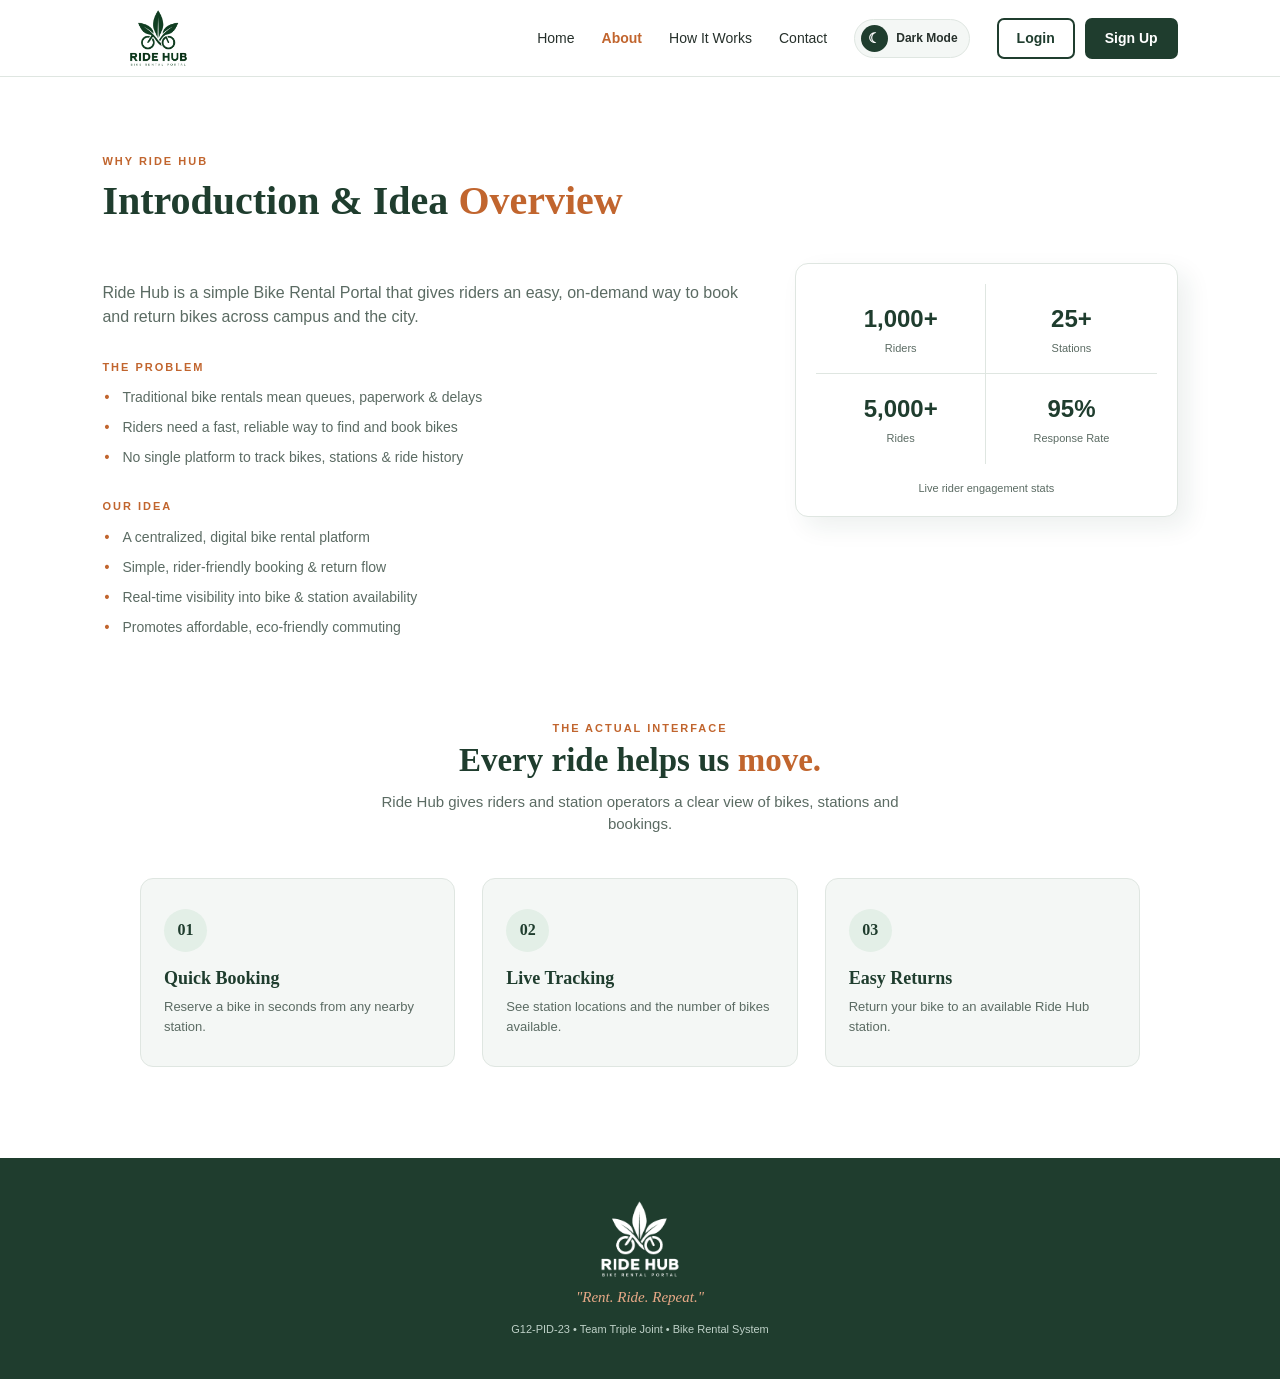
<file: about.html>
<!DOCTYPE html>
<html lang="en">
<head>
<meta charset="utf-8"/>
<meta content="width=device-width, initial-scale=1.0" name="viewport"/>
<title>About — Ride Hub</title>
<link href="style.css" rel="stylesheet"/>
<script>
  // Apply the saved dark theme BEFORE the page paints (avoids a white flash)
  if (localStorage.getItem("rideHubTheme") === "dark") {
    document.documentElement.classList.add("theme-preload-dark");
  }
</script>
</head>
<body>
<header class="site-header">
  <div class="nav-wrap">
    <a class="brand" href="index.html">
      <img alt="Ride Hub" class="brand-logo" src="ride-hub-logo.png"/>
    </a>
    <nav>
      <ul class="nav-links" id="navMenu">
        <li><a href="index.html">Home</a></li>
        <li><a class="active" href="about.html">About</a></li>
        <li><a href="how-it-works.html">How It Works</a></li>
        <li><a href="contact.html">Contact</a></li>
        <li class="theme-item">
          <button aria-label="Switch theme" class="theme-toggle" id="themeToggle" type="button">
            <span class="theme-icon" id="themeIcon">☾</span>
            <span id="themeText">Dark Mode</span>
          </button>
        </li>
        <!-- auth.js fills this with Login/Sign Up or Hi, Name/Logout -->
        <li class="nav-login" id="authArea"></li>
      </ul>
    </nav>
    <button aria-label="Open navigation menu" class="hamburger" id="menuBtn" type="button">
      <span></span><span></span><span></span>
    </button>
  </div>
</header>

<main>
<section class="page-section about-page">
<p class="eyebrow">WHY RIDE HUB</p>
<h1>Introduction &amp; Idea <span class="accent">Overview</span></h1>
<div class="about-layout">
<div>
<p class="section-lead">Ride Hub is a simple Bike Rental Portal that gives riders an easy, on-demand way to book and return bikes across campus and the city.</p>
<div class="info-block">
<p class="eyebrow">THE PROBLEM</p>
<ul class="plain-list">
<li>Traditional bike rentals mean queues, paperwork &amp; delays</li>
<li>Riders need a fast, reliable way to find and book bikes</li>
<li>No single platform to track bikes, stations &amp; ride history</li>
</ul>
</div>
<div class="info-block">
<p class="eyebrow">OUR IDEA</p>
<ul class="plain-list">
<li>A centralized, digital bike rental platform</li>
<li>Simple, rider-friendly booking &amp; return flow</li>
<li>Real-time visibility into bike &amp; station availability</li>
<li>Promotes affordable, eco-friendly commuting</li>
</ul>
</div>
</div>
<div class="about-stats-card">
<div class="mini-stat"><strong>1,000+</strong><span>Riders</span></div>
<div class="mini-stat"><strong>25+</strong><span>Stations</span></div>
<div class="mini-stat"><strong>5,000+</strong><span>Rides</span></div>
<div class="mini-stat"><strong>95%</strong><span>Response Rate</span></div>
<p>Live rider engagement stats</p>
</div>
</div>
<section class="features about-features">
<p class="eyebrow">THE ACTUAL INTERFACE</p>
<h2>Every ride helps us <span class="accent">move.</span></h2>
<p class="section-sub">Ride Hub gives riders and station operators a clear view of bikes, stations and bookings.</p>
<div class="feature-grid">
<div class="feature-card"><div class="feature-icon">01</div><h3>Quick Booking</h3><p>Reserve a bike in seconds from any nearby station.</p></div>
<div class="feature-card"><div class="feature-icon">02</div><h3>Live Tracking</h3><p>See station locations and the number of bikes available.</p></div>
<div class="feature-card"><div class="feature-icon">03</div><h3>Easy Returns</h3><p>Return your bike to an available Ride Hub station.</p></div>
</div>
</section>
</main>

<footer class="site-footer">
  <div class="footer-wrap">
    <img alt="Ride Hub Bike Rental Portal" class="footer-logo" src="ride-hub-logo.png"/>
    <p class="tagline">"Rent. Ride. Repeat."</p>
    <p class="footer-meta">G12-PID-23  •  Team Triple Joint  •  Bike Rental System</p>
  </div>
</footer>

<script src="auth.js"></script>
<script src="script.js"></script>
</body>
</html>
</file>
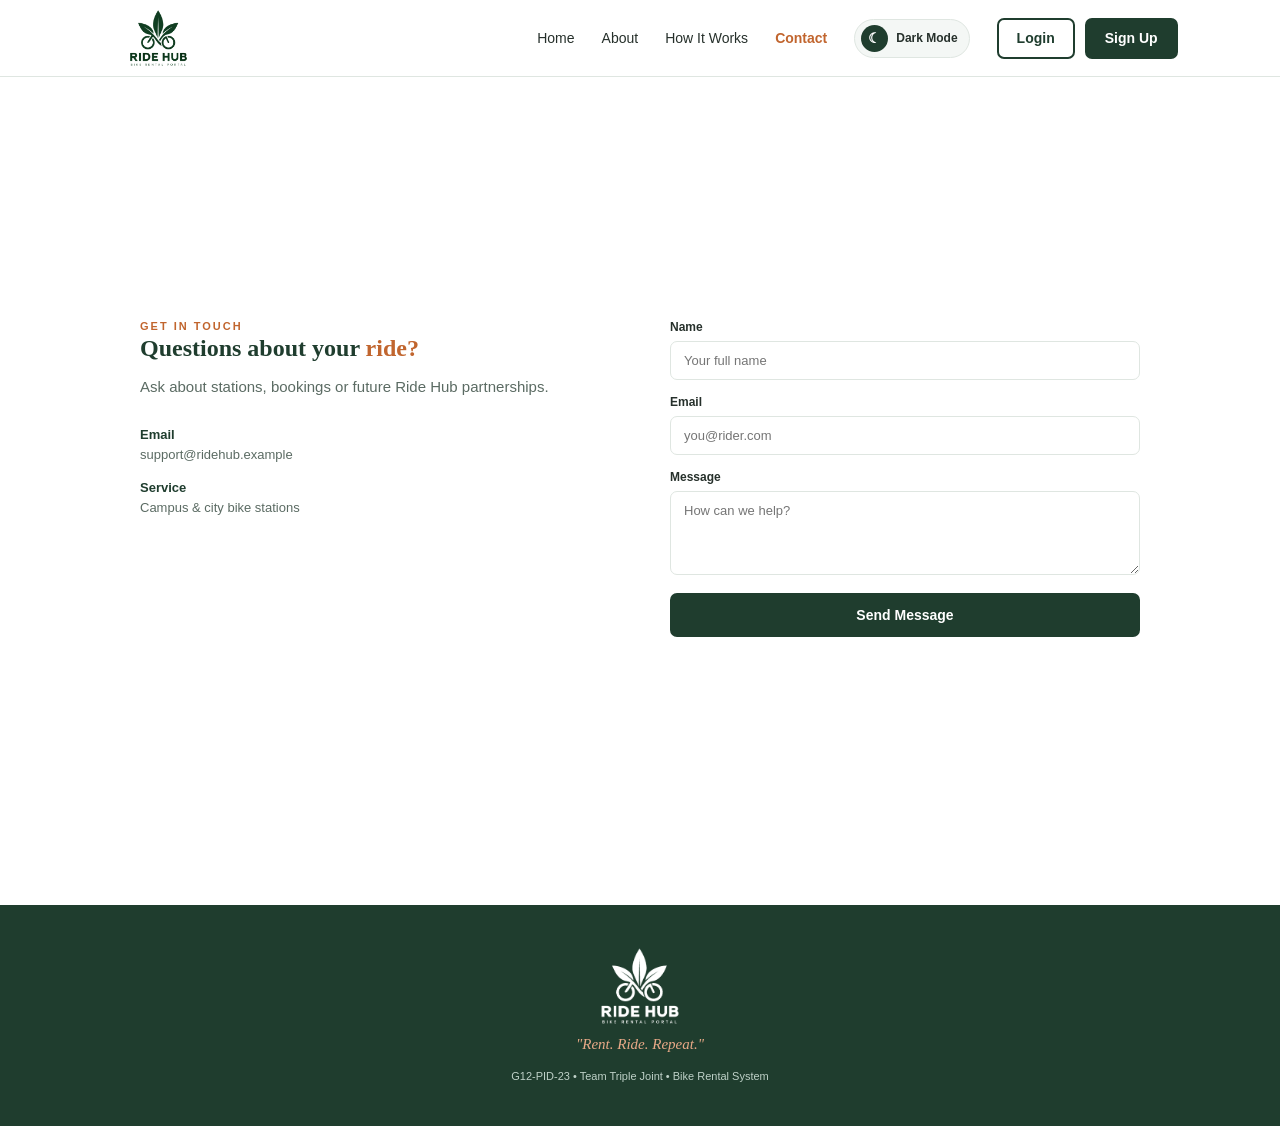
<file: contact.html>
<!DOCTYPE html>
<html lang="en">
<head>
<meta charset="utf-8"/>
<meta content="width=device-width, initial-scale=1.0" name="viewport"/>
<title>Contact — Ride Hub</title>
<link href="style.css" rel="stylesheet"/>
<script>
  // Apply the saved dark theme BEFORE the page paints (avoids a white flash)
  if (localStorage.getItem("rideHubTheme") === "dark") {
    document.documentElement.classList.add("theme-preload-dark");
  }
</script>
</head>
<body>
<header class="site-header">
  <div class="nav-wrap">
    <a class="brand" href="index.html">
      <img alt="Ride Hub" class="brand-logo" src="ride-hub-logo.png"/>
    </a>
    <nav>
      <ul class="nav-links" id="navMenu">
        <li><a href="index.html">Home</a></li>
        <li><a href="about.html">About</a></li>
        <li><a href="how-it-works.html">How It Works</a></li>
        <li><a class="active" href="contact.html">Contact</a></li>
        <li class="theme-item">
          <button aria-label="Switch theme" class="theme-toggle" id="themeToggle" type="button">
            <span class="theme-icon" id="themeIcon">☾</span>
            <span id="themeText">Dark Mode</span>
          </button>
        </li>
        <!-- auth.js fills this with Login/Sign Up or Hi, Name/Logout -->
        <li class="nav-login" id="authArea"></li>
      </ul>
    </nav>
    <button aria-label="Open navigation menu" class="hamburger" id="menuBtn" type="button">
      <span></span><span></span><span></span>
    </button>
  </div>
</header>

<main>
<section class="page-section contact-page">
<div class="contact-wrap">
<div class="contact-text">
<p class="eyebrow">GET IN TOUCH</p>
<h1>Questions about your <span class="accent">ride?</span></h1>
<p class="section-sub">Ask about stations, bookings or future Ride Hub partnerships.</p>
<div class="contact-details">
<p><strong>Email</strong><br/>support@ridehub.example</p>
<p><strong>Service</strong><br/>Campus &amp; city bike stations</p>
</div>
</div>
<form action="#" class="contact-form" id="contactForm" method="post">
<label for="name">Name</label><input id="name" name="name" placeholder="Your full name" required="" type="text"/>
<label for="email">Email</label><input id="email" name="email" placeholder="you@rider.com" required="" type="email"/>
<label for="message">Message</label><textarea id="message" name="message" placeholder="How can we help?" required="" rows="4"></textarea>
<button class="btn btn-dark" type="submit">Send Message</button>
<p class="form-msg" id="formMsg"></p>
</form>
</div>
</section>
</main>

<footer class="site-footer">
  <div class="footer-wrap">
    <img alt="Ride Hub Bike Rental Portal" class="footer-logo" src="ride-hub-logo.png"/>
    <p class="tagline">"Rent. Ride. Repeat."</p>
    <p class="footer-meta">G12-PID-23  •  Team Triple Joint  •  Bike Rental System</p>
  </div>
</footer>

<script src="auth.js"></script>
<script src="script.js"></script>
</body>
</html>
</file>
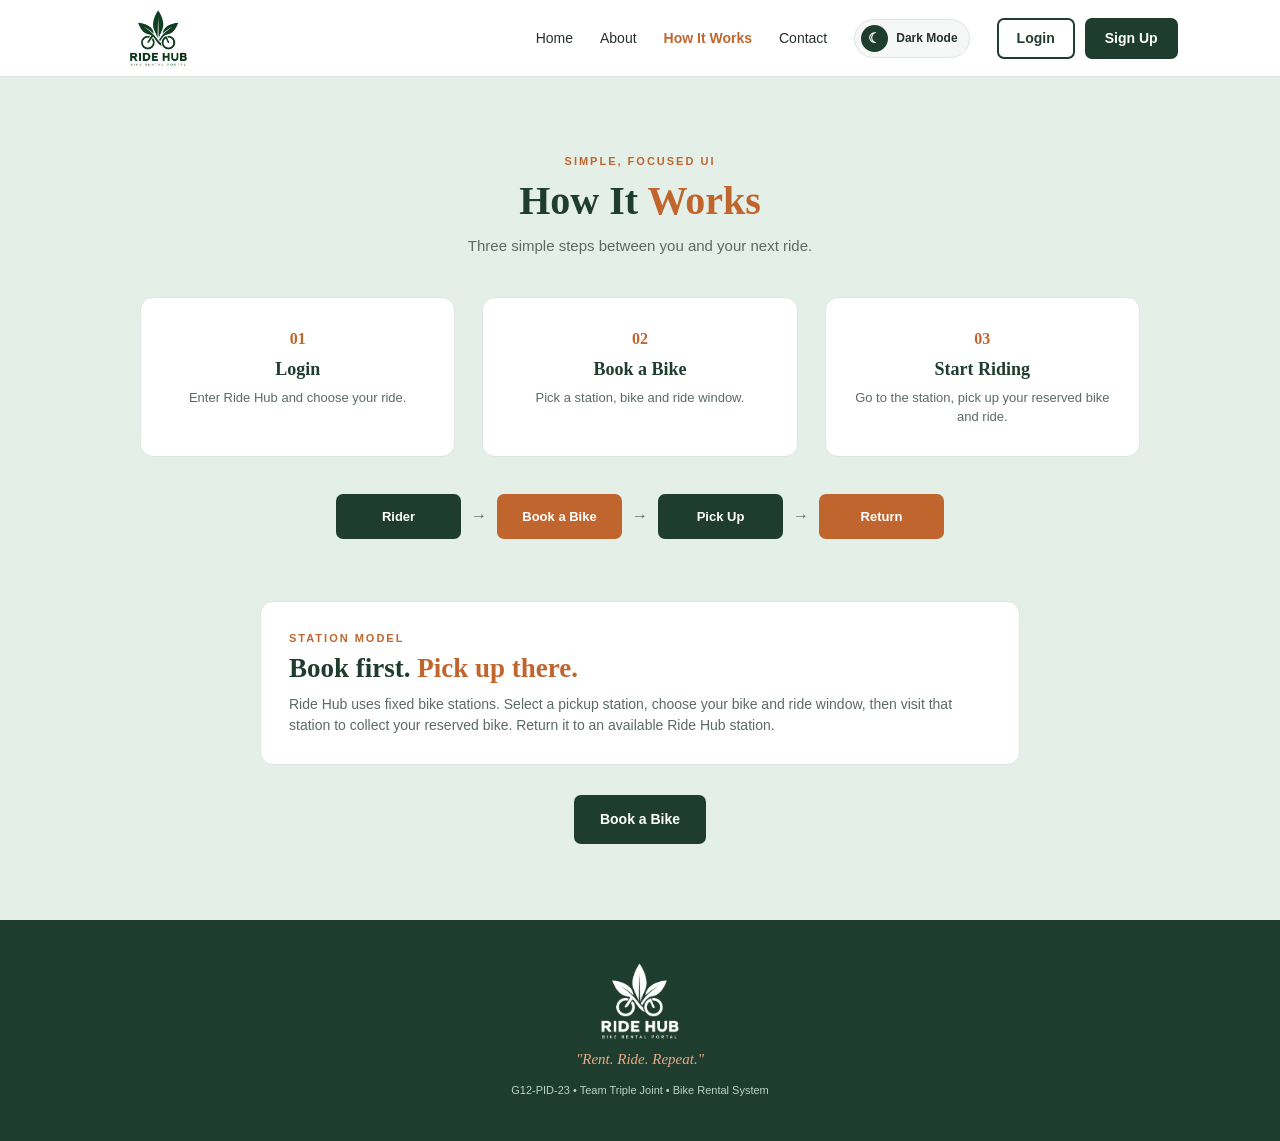
<file: how-it-works.html>
<!DOCTYPE html>
<html lang="en">
<head>
<meta charset="utf-8"/>
<meta content="width=device-width, initial-scale=1.0" name="viewport"/>
<title>How It Works — Ride Hub</title>
<link href="style.css" rel="stylesheet"/>
<script>
  // Apply the saved dark theme BEFORE the page paints (avoids a white flash)
  if (localStorage.getItem("rideHubTheme") === "dark") {
    document.documentElement.classList.add("theme-preload-dark");
  }
</script>
</head>
<body>
<header class="site-header">
  <div class="nav-wrap">
    <a class="brand" href="index.html">
      <img alt="Ride Hub" class="brand-logo" src="ride-hub-logo.png"/>
    </a>
    <nav>
      <ul class="nav-links" id="navMenu">
        <li><a href="index.html">Home</a></li>
        <li><a href="about.html">About</a></li>
        <li><a class="active" href="how-it-works.html">How It Works</a></li>
        <li><a href="contact.html">Contact</a></li>
        <li class="theme-item">
          <button aria-label="Switch theme" class="theme-toggle" id="themeToggle" type="button">
            <span class="theme-icon" id="themeIcon">☾</span>
            <span id="themeText">Dark Mode</span>
          </button>
        </li>
        <!-- auth.js fills this with Login/Sign Up or Hi, Name/Logout -->
        <li class="nav-login" id="authArea"></li>
      </ul>
    </nav>
    <button aria-label="Open navigation menu" class="hamburger" id="menuBtn" type="button">
      <span></span><span></span><span></span>
    </button>
  </div>
</header>

<main>
<section class="page-section how-page">
<p class="eyebrow">SIMPLE, FOCUSED UI</p>
<h1>How It <span class="accent">Works</span></h1>
<p class="section-sub">Three simple steps between you and your next ride.</p>
<div class="steps-grid">
<div class="step-card"><span class="step-number">01</span><h3>Login</h3><p>Enter Ride Hub and choose your ride.</p></div>
<div class="step-card"><span class="step-number">02</span><h3>Book a Bike</h3><p>Pick a station, bike and ride window.</p></div>
<div class="step-card"><span class="step-number">03</span><h3>Start Riding</h3><p>Go to the station, pick up your reserved bike and ride.</p></div>
</div>
<div class="flow"><div class="flow-box green">Rider</div><span>→</span><div class="flow-box orange">Book a Bike</div><span>→</span><div class="flow-box green">Pick Up</div><span>→</span><div class="flow-box orange">Return</div></div>
<div class="station-explainer">
<p class="eyebrow">STATION MODEL</p>
<h2>Book first. <span class="accent">Pick up there.</span></h2>
<p>Ride Hub uses fixed bike stations. Select a pickup station, choose your bike and ride window, then visit that station to collect your reserved bike. Return it to an available Ride Hub station.</p>
</div>
<div class="how-cta"><a class="btn btn-dark" href="index.html#booking">Book a Bike</a></div>
</section>
</main>

<footer class="site-footer">
  <div class="footer-wrap">
    <img alt="Ride Hub Bike Rental Portal" class="footer-logo" src="ride-hub-logo.png"/>
    <p class="tagline">"Rent. Ride. Repeat."</p>
    <p class="footer-meta">G12-PID-23  •  Team Triple Joint  •  Bike Rental System</p>
  </div>
</footer>

<script src="auth.js"></script>
<script src="script.js"></script>
</body>
</html>
</file>
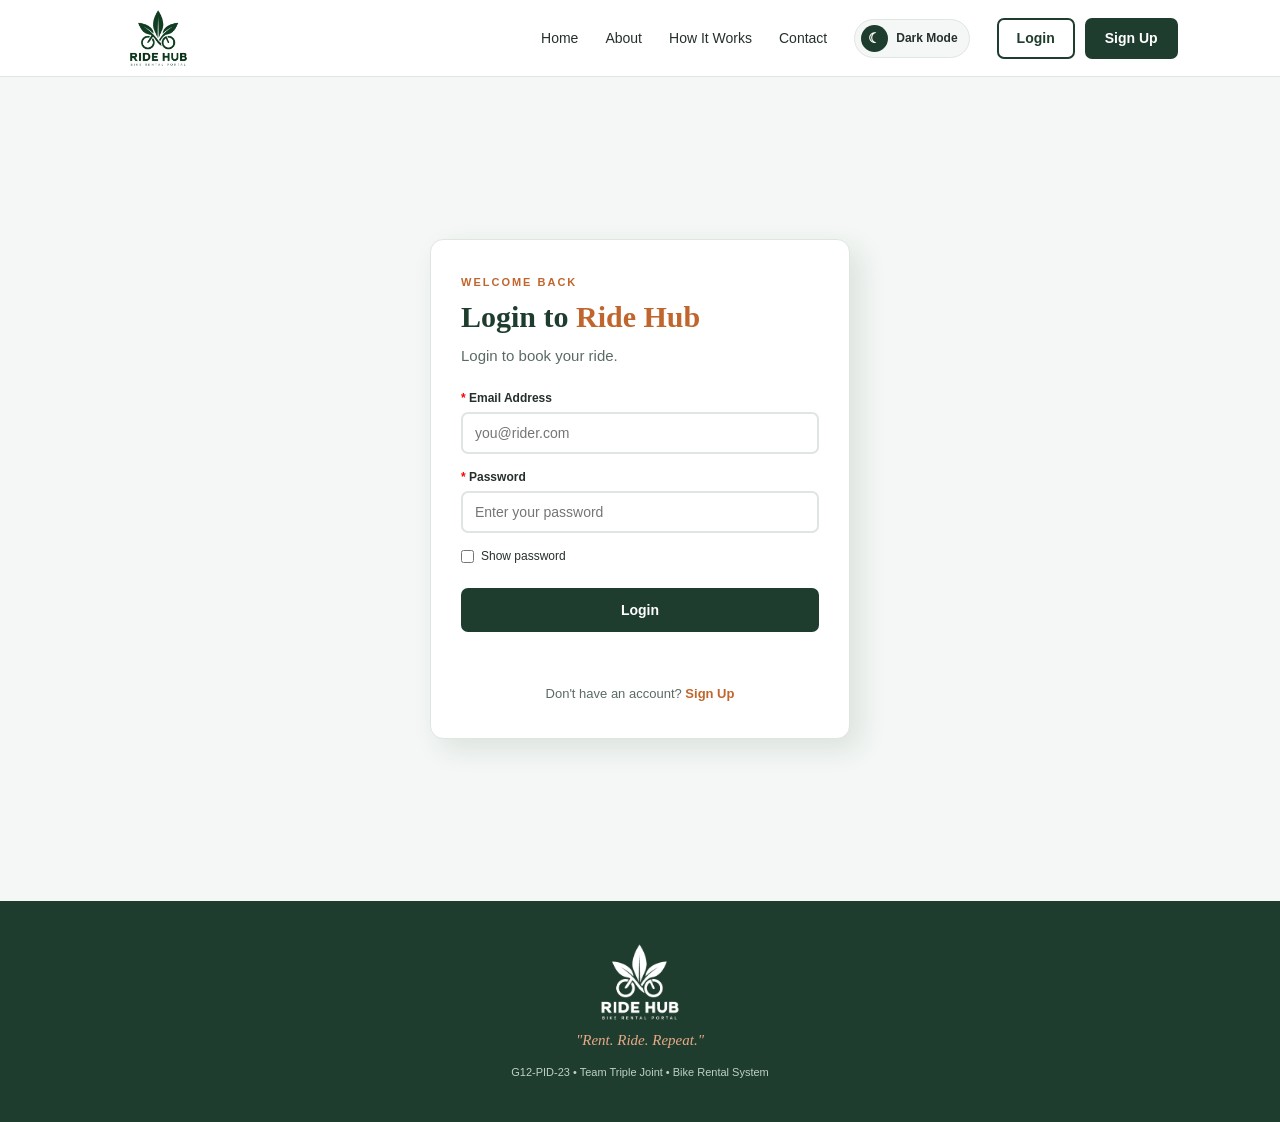
<file: login.html>
<!DOCTYPE html>
<html lang="en">
<head>
<meta charset="utf-8"/>
<meta content="width=device-width, initial-scale=1.0" name="viewport"/>
<title>Login — Ride Hub</title>
<link href="style.css" rel="stylesheet"/>
<script>
  // Apply the saved dark theme BEFORE the page paints (avoids a white flash)
  if (localStorage.getItem("rideHubTheme") === "dark") {
    document.documentElement.classList.add("theme-preload-dark");
  }
</script>
</head>
<body>
<header class="site-header">
  <div class="nav-wrap">
    <a class="brand" href="index.html">
      <img alt="Ride Hub" class="brand-logo" src="ride-hub-logo.png"/>
    </a>
    <nav>
      <ul class="nav-links" id="navMenu">
        <li><a href="index.html">Home</a></li>
        <li><a href="about.html">About</a></li>
        <li><a href="how-it-works.html">How It Works</a></li>
        <li><a href="contact.html">Contact</a></li>
        <li class="theme-item">
          <button aria-label="Switch theme" class="theme-toggle" id="themeToggle" type="button">
            <span class="theme-icon" id="themeIcon">☾</span>
            <span id="themeText">Dark Mode</span>
          </button>
        </li>
        <!-- auth.js fills this with Login/Sign Up or Hi, Name/Logout -->
        <li class="nav-login" id="authArea"></li>
      </ul>
    </nav>
    <button aria-label="Open navigation menu" class="hamburger" id="menuBtn" type="button">
      <span></span><span></span><span></span>
    </button>
  </div>
</header>

<main>
<section class="auth-page">
  <div class="auth-card">
    <p class="eyebrow">WELCOME BACK</p>
    <h1>Login to <span class="accent">Ride Hub</span></h1>
    <p class="section-sub">Login to book your ride.</p>

    <form class="auth-form" id="loginForm">
      <label class="required" for="loginEmail">Email Address</label>
      <input id="loginEmail" placeholder="you@rider.com" required type="email"/>

      <label class="required" for="loginPassword">Password</label>
      <input class="password-box" id="loginPassword" placeholder="Enter your password" required type="password"/>

      <label class="show-password">
        <input id="showPassword" type="checkbox"/> Show password
      </label>

      <button class="btn btn-dark btn-full" type="submit">Login</button>
      <p class="auth-msg" id="authMsg"></p>
    </form>

    <p class="auth-switch">Don't have an account? <a href="signup.html">Sign Up</a></p>
  </div>
</section>
</main>

<footer class="site-footer">
  <div class="footer-wrap">
    <img alt="Ride Hub Bike Rental Portal" class="footer-logo" src="ride-hub-logo.png"/>
    <p class="tagline">"Rent. Ride. Repeat."</p>
    <p class="footer-meta">G12-PID-23  •  Team Triple Joint  •  Bike Rental System</p>
  </div>
</footer>

<script src="auth.js"></script>
<script src="script.js"></script>
</body>
</html>
</file>
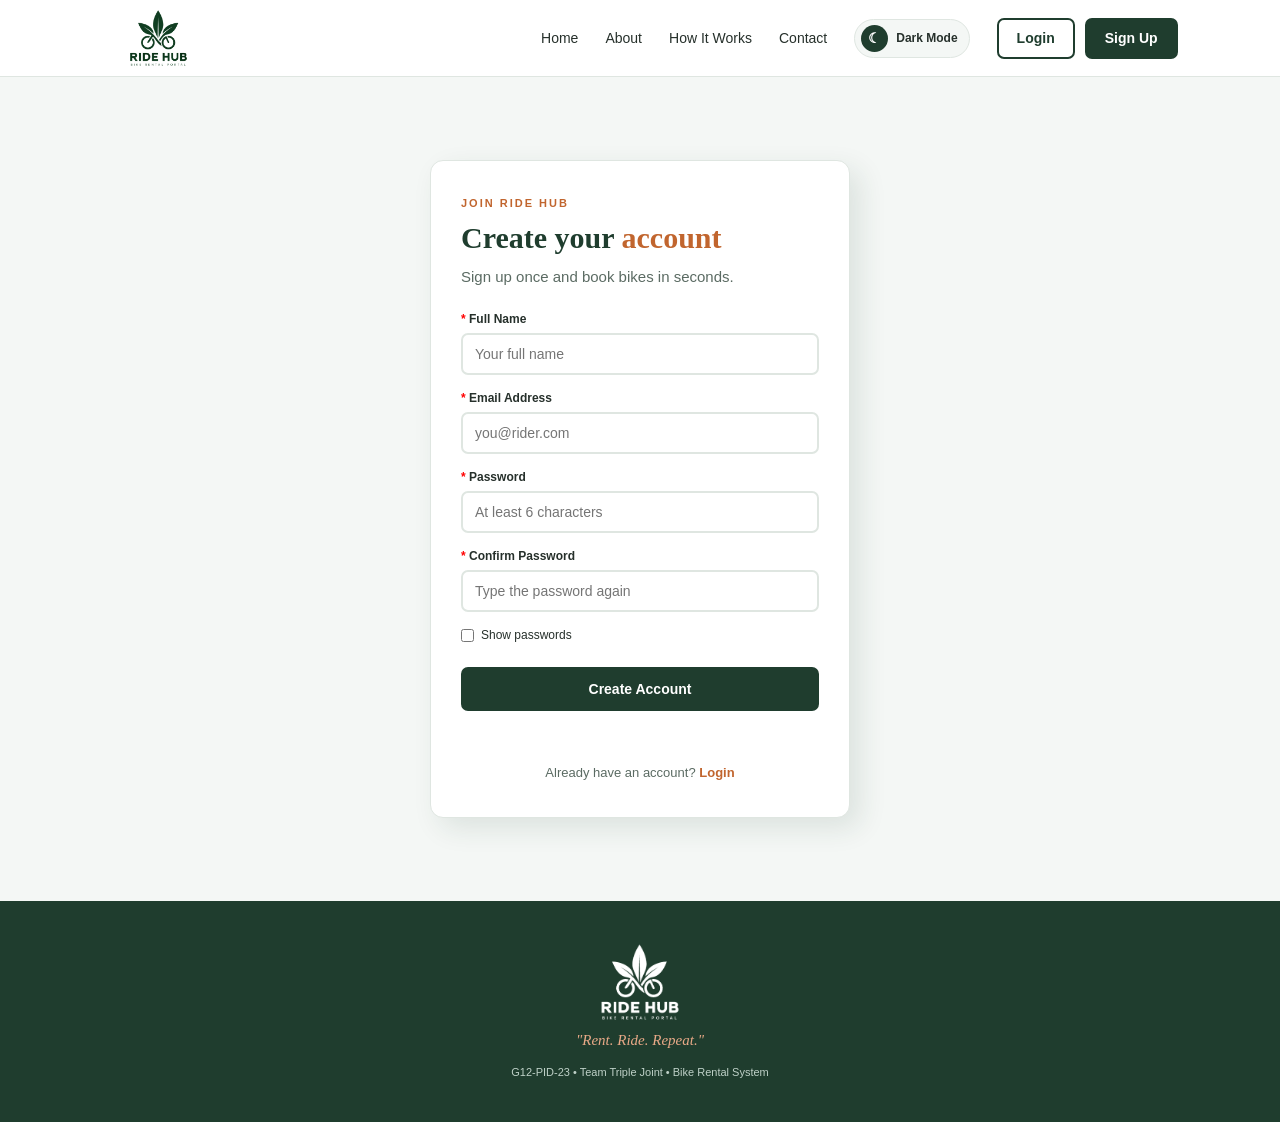
<file: signup.html>
<!DOCTYPE html>
<html lang="en">
<head>
<meta charset="utf-8"/>
<meta content="width=device-width, initial-scale=1.0" name="viewport"/>
<title>Sign Up — Ride Hub</title>
<link href="style.css" rel="stylesheet"/>
<script>
  // Apply the saved dark theme BEFORE the page paints (avoids a white flash)
  if (localStorage.getItem("rideHubTheme") === "dark") {
    document.documentElement.classList.add("theme-preload-dark");
  }
</script>
</head>
<body>
<header class="site-header">
  <div class="nav-wrap">
    <a class="brand" href="index.html">
      <img alt="Ride Hub" class="brand-logo" src="ride-hub-logo.png"/>
    </a>
    <nav>
      <ul class="nav-links" id="navMenu">
        <li><a href="index.html">Home</a></li>
        <li><a href="about.html">About</a></li>
        <li><a href="how-it-works.html">How It Works</a></li>
        <li><a href="contact.html">Contact</a></li>
        <li class="theme-item">
          <button aria-label="Switch theme" class="theme-toggle" id="themeToggle" type="button">
            <span class="theme-icon" id="themeIcon">☾</span>
            <span id="themeText">Dark Mode</span>
          </button>
        </li>
        <!-- auth.js fills this with Login/Sign Up or Hi, Name/Logout -->
        <li class="nav-login" id="authArea"></li>
      </ul>
    </nav>
    <button aria-label="Open navigation menu" class="hamburger" id="menuBtn" type="button">
      <span></span><span></span><span></span>
    </button>
  </div>
</header>

<main>
<section class="auth-page">
  <div class="auth-card">
    <p class="eyebrow">JOIN RIDE HUB</p>
    <h1>Create your <span class="accent">account</span></h1>
    <p class="section-sub">Sign up once and book bikes in seconds.</p>

    <form class="auth-form" id="signupForm">
      <label class="required" for="signupName">Full Name</label>
      <input id="signupName" maxlength="40" placeholder="Your full name" required type="text"/>

      <label class="required" for="signupEmail">Email Address</label>
      <input id="signupEmail" placeholder="you@rider.com" required type="email"/>

      <label class="required" for="signupPassword">Password</label>
      <input class="password-box" id="signupPassword" minlength="6" placeholder="At least 6 characters" required type="password"/>

      <label class="required" for="signupConfirm">Confirm Password</label>
      <input class="password-box" id="signupConfirm" placeholder="Type the password again" required type="password"/>

      <label class="show-password">
        <input id="showPassword" type="checkbox"/> Show passwords
      </label>

      <button class="btn btn-dark btn-full" type="submit">Create Account</button>
      <p class="auth-msg" id="authMsg"></p>
    </form>

    <p class="auth-switch">Already have an account? <a href="login.html">Login</a></p>
  </div>
</section>
</main>

<footer class="site-footer">
  <div class="footer-wrap">
    <img alt="Ride Hub Bike Rental Portal" class="footer-logo" src="ride-hub-logo.png"/>
    <p class="tagline">"Rent. Ride. Repeat."</p>
    <p class="footer-meta">G12-PID-23  •  Team Triple Joint  •  Bike Rental System</p>
  </div>
</footer>

<script src="auth.js"></script>
<script src="script.js"></script>
</body>
</html>
</file>
<file: style.css>
/* =========================================================
   RIDE HUB — CSS
   Main styling is intentionally CSS-heavy for the first
   evaluation stage. It uses concepts from the lecture notes:
   selectors, div/section layout, box model, fonts, borders,
   border-radius, box-shadow, display, positioning, forms,
   pseudo selectors and responsive layout.
   ========================================================= */

/* ---------- Color theme ---------- */
:root {
  --dark-green: #1f3d2e;
  --deep-green: #173226;
  --terracotta: #c1652e;
  --light-green: #e3efe7;
  --off-white: #f4f7f5;
  --border-gray: #dfe6e1;
  --text-dark: #26302b;
  --text-gray: #5b6b63;
  --white: #ffffff;
  --soft-orange: #fff0e7;
  --input-bg: #ffffff;
  --page-muted: #f4f7f5;
}

/* ---------- Dark mode ---------- */
body.dark-mode {
  --white: #0f1512;
  --off-white: #151d19;
  --light-green: #1e3027;
  --border-gray: #2d3a33;
  --text-dark: #f1f5f2;
  --text-gray: #aebbb4;
  --dark-green: #d7e8df;
  --deep-green: #c4ddd1;
  --terracotta: #e39a6c;
  --soft-orange: #35271f;
  --input-bg: #151d19;
  --page-muted: #121a16;
}

body.dark-mode {
  background-color: #0f1512;
}

body.dark-mode .site-header {
  background-color: rgba(15, 21, 18, 0.96);
  border-bottom-color: #2d3a33;
  box-shadow: 0 8px 24px rgba(0, 0, 0, 0.18);
}

body.dark-mode .hero {
  background-color: #151d19;
}

body.dark-mode .site-footer {
  background-color: #09100d;
  border-top: 1px solid #25332b;
}

body.dark-mode .btn-dark {
  background-color: #d7e8df;
  border-color: #d7e8df;
  color: #102019;
}

body.dark-mode .btn-dark:hover {
  background-color: #ffffff;
  border-color: #ffffff;
  color: #102019;
}

body.dark-mode .btn-outline {
  background-color: transparent;
  border-color: #607269;
  color: #f1f5f2;
}

body.dark-mode .btn-outline:hover {
  background-color: #203129;
  border-color: #d7e8df;
  color: #ffffff;
}

body.dark-mode .brand-logo,
body.dark-mode .footer-logo,
body.dark-mode .loading-logo,
body.dark-mode .modal-logo {
  filter: none;
}

body.dark-mode .station-status {
  background-color: #20382c;
  color: #d9ebe1;
}

body.dark-mode .track {
  background-color: #2a3730;
}

body.dark-mode .track-fill {
  background-color: #d7e8df;
}


/* ---------- Basic CSS / Box Model ---------- */
* {
  box-sizing: border-box;
  margin: 0;
  padding: 0;
}

html {
  scroll-behavior: smooth;
}

body {
  background-color: var(--white);
  color: var(--text-dark);
  font-family: Arial, Helvetica, sans-serif;
  line-height: 1.5;
}

body:has(.login-modal:target),
body:has(.booking-modal:target) {
  overflow: hidden;
}

h1,
h2,
h3 {
  font-family: Georgia, "Times New Roman", serif;
  color: var(--dark-green);
  line-height: 1.2;
}

p {
  font-size: 15px;
}

a {
  color: inherit;
  text-decoration: none;
}

button,
input,
select,
textarea {
  font-family: inherit;
}

button {
  cursor: pointer;
}

img {
  display: block;
  max-width: 100%;
}

ul {
  list-style: none;
}

/* ---------- Reusable text ---------- */
.eyebrow {
  color: var(--terracotta);
  font-size: 11px;
  font-weight: bold;
  letter-spacing: 2px;
}

.accent {
  color: var(--terracotta);
}

.section-sub {
  max-width: 560px;
  margin-top: 10px;
  color: var(--text-gray);
}

/* ---------- Buttons ---------- */
.btn {
  display: inline-block;
  padding: 12px 24px;
  border: 2px solid var(--dark-green);
  border-radius: 7px;
  font-size: 14px;
  font-weight: bold;
  transition: background-color 0.25s, color 0.25s, transform 0.2s;
}

.btn-dark {
  background-color: var(--dark-green);
  color: var(--white);
}

.btn-dark:hover {
  background-color: var(--deep-green);
  transform: translateY(-2px);
}

.btn-outline {
  background-color: var(--white);
  color: var(--dark-green);
}

.btn-outline:hover {
  background-color: var(--dark-green);
  color: var(--white);
}

.btn-small {
  padding: 8px 18px;
  font-size: 13px;
}

.btn-full {
  width: 100%;
}

/* =========================================================
   LOADING SCREEN
   ========================================================= */
.loading-screen {
  position: fixed;
  top: 0;
  left: 0;
  right: 0;
  bottom: 0;
  z-index: 1000;
  display: flex;
  align-items: center;
  justify-content: center;
  background-color: var(--dark-green);
  transition: opacity 0.6s, visibility 0.6s;
}

.loading-card {
  width: 300px;
  padding: 28px;
  border: 1px solid var(--border-gray);
  border-radius: 12px;
  background-color: var(--white);
  text-align: center;
  box-shadow: 10px 10px 25px rgba(0, 0, 0, 0.12);
}

.loading-logo {
  width: 210px;
  height: 120px;
  margin: 0 auto;
  object-fit: contain;
}

.progress-track {
  height: 9px;
  margin-top: 12px;
  border: 1px solid #8d7eb7;
  border-radius: 6px;
  background-color: var(--border-gray);
  overflow: hidden;
}

.progress-bar {
  width: 0;
  height: 100%;
  border-radius: 6px;
  background-color: var(--dark-green);
  animation: load 1.8s forwards;
}

.loading-text {
  margin-top: 8px;
  color: var(--text-gray);
  font-size: 12px;
}

@keyframes load {
  from {
    width: 0;
  }

  to {
    width: 100%;
  }
}

/* =========================================================
   HEADER / NAVIGATION
   ========================================================= */
.site-header {
  position: sticky;
  top: 0;
  z-index: 500;
  border-bottom: 1px solid var(--border-gray);
  background-color: var(--white);
}

.nav-wrap {
  display: flex;
  align-items: center;
  justify-content: space-between;
  min-height: 72px;
  padding: 8px 8%;
}

.brand-logo {
  width: 116px;
  height: 54px;
  object-fit: contain;
}

.nav-links {
  display: flex;
  align-items: center;
  gap: 27px;
}

.nav-links a {
  color: var(--text-dark);
  font-size: 14px;
  transition: color 0.2s;
}

.nav-links a:hover {
  color: var(--terracotta);
}

.nav-links .nav-login a {
  color: var(--white);
}

.nav-links .nav-login a:hover {
  color: var(--white);
}

.theme-item {
  display: flex;
  align-items: center;
}

.theme-toggle {
  display: inline-flex;
  align-items: center;
  gap: 8px;
  min-height: 38px;
  padding: 5px 11px 5px 6px;
  border: 1px solid var(--border-gray);
  border-radius: 999px;
  background-color: var(--off-white);
  color: var(--text-dark);
  font-size: 12px;
  font-weight: 700;
  transition: background-color 0.2s, border-color 0.2s, transform 0.2s;
}

.theme-toggle:hover {
  border-color: var(--terracotta);
  transform: translateY(-1px);
}

.theme-icon {
  display: inline-flex;
  align-items: center;
  justify-content: center;
  width: 27px;
  height: 27px;
  border-radius: 50%;
  background-color: var(--dark-green);
  color: var(--white);
  font-size: 14px;
  line-height: 1;
}

body.dark-mode .theme-toggle {
  background-color: #18221d;
  border-color: #3b4b43;
  color: #edf3ef;
}

body.dark-mode .theme-icon {
  background-color: #d7e8df;
  color: #102019;
}

.nav-links a.active {
  color: var(--terracotta);
  font-weight: bold;
}

.hamburger {
  display: none;
  width: 27px;
  height: 21px;
  border: 0;
  background: none;
}

.hamburger span {
  display: block;
  width: 100%;
  height: 2px;
  margin-bottom: 6px;
  background-color: var(--dark-green);
}

/* =========================================================
   HERO
   ========================================================= */
.hero {
  padding: 58px 8% 0;
  background-color: var(--off-white);
}

.hero-wrap {
  display: flex;
  align-items: center;
  justify-content: space-between;
  max-width: 1180px;
  margin: auto;
}

.hero-text {
  flex: 1;
  min-width: 300px;
}

.hero-text h1 {
  margin-top: 9px;
  font-size: 46px;
}

.hero-text > p:not(.eyebrow) {
  max-width: 480px;
  margin-top: 18px;
  color: var(--text-gray);
}

.hero-buttons {
  display: flex;
  margin-top: 27px;
}

.hero-buttons a + a {
  margin-left: 14px;
}

.booking-msg {
  min-height: 20px;
  color: var(--dark-green) !important;
  font-size: 13px !important;
  font-weight: bold;
}

/* ---------- Hero station card ---------- */
.hero-card {
  width: 315px;
  margin-left: 55px;
  padding: 25px;
  border: 1px solid var(--border-gray);
  border-radius: 13px;
  background-color: var(--white);
  box-shadow: 10px 10px 28px rgba(31, 61, 46, 0.11);
}

.hero-card-top {
  display: flex;
  align-items: flex-start;
  justify-content: space-between;
}

.hero-card-label {
  color: var(--terracotta);
  font-size: 10px;
  font-weight: bold;
  letter-spacing: 1.4px;
}

.hero-card h3 {
  margin-top: 5px;
  font-size: 21px;
}

.station-status {
  padding: 5px 8px;
  border-radius: 10px;
  background-color: var(--light-green);
  color: var(--dark-green);
  font-size: 9px;
  font-weight: bold;
}

.location-line {
  margin-top: 12px;
  color: var(--text-gray);
  font-size: 12px;
}

.bike-count {
  display: flex;
  align-items: baseline;
  margin-top: 18px;
}

.bike-count strong {
  color: var(--dark-green);
  font-family: Arial, Helvetica, sans-serif;
  font-variant-numeric: tabular-nums;
  letter-spacing: -0.4px;
  font-size: 31px;
}

.bike-count span {
  margin-left: 8px;
  color: var(--text-gray);
  font-size: 12px;
}

.track {
  height: 8px;
  margin-top: 9px;
  border-radius: 5px;
  background-color: var(--border-gray);
  overflow: hidden;
}

.track-fill {
  width: 78%;
  height: 100%;
  border-radius: 5px;
  background-color: var(--dark-green);
}

.hero-card-sub {
  margin-top: 9px;
  color: var(--text-gray);
  font-size: 12px;
}

.hero-card-rating {
  margin-top: 5px;
  color: var(--terracotta);
  font-size: 13px;
}

.station-link {
  display: inline-block;
  margin-top: 13px;
  color: var(--dark-green);
  font-size: 12px;
  font-weight: bold;
}

.station-link:hover {
  color: var(--terracotta);
}

/* ---------- Hero stats ---------- */
.stats-strip {
  display: flex;
  max-width: 1180px;
  margin: 58px auto 0;
  border-top: 1px solid var(--border-gray);
}

.stat {
  flex: 1;
  padding: 23px 10px;
  border-right: 1px solid var(--border-gray);
  text-align: center;
}

.stat:last-child {
  border-right: 0;
}

.stat-number {
  display: block;
  color: var(--dark-green);
  font-family: Arial, Helvetica, sans-serif;
  font-variant-numeric: tabular-nums lining-nums;
  letter-spacing: -0.7px;
  font-size: 26px;
  font-weight: 700;
}

.stat-label {
  display: block;
  margin-top: 2px;
  color: var(--text-gray);
  font-size: 12px;
}

/* =========================================================
   FEATURES
   ========================================================= */
.features {
  padding: 78px 8%;
  text-align: center;
}

.features h2,
.how-it-works h2,
.contact h2 {
  margin-top: 5px;
  font-size: 33px;
}

.features .section-sub {
  margin-right: auto;
  margin-left: auto;
}

.feature-grid {
  display: grid;
  grid-template-columns: repeat(3, 1fr);
  gap: 27px;
  max-width: 1000px;
  margin: 42px auto 0;
}

.feature-card {
  padding: 30px 23px;
  border: 1px solid var(--border-gray);
  border-radius: 13px;
  background-color: var(--off-white);
  text-align: left;
  transition: box-shadow 0.2s, transform 0.2s;
}

.feature-card:hover {
  transform: translateY(-3px);
  box-shadow: 10px 10px 25px rgba(31, 61, 46, 0.08);
}

.feature-icon {
  display: flex;
  align-items: center;
  justify-content: center;
  width: 43px;
  height: 43px;
  margin-bottom: 16px;
  border-radius: 50%;
  background-color: var(--light-green);
  color: var(--dark-green);
  font-family: Georgia, "Times New Roman", serif;
  font-weight: bold;
}

.feature-card h3 {
  font-size: 18px;
}

.feature-card p {
  margin-top: 8px;
  color: var(--text-gray);
  font-size: 13px;
}

/* =========================================================
   HOW IT WORKS
   ========================================================= */
.how-it-works {
  padding: 76px 8%;
  background-color: var(--light-green);
  text-align: center;
}

.steps-grid {
  display: grid;
  grid-template-columns: repeat(3, 1fr);
  gap: 27px;
  max-width: 1000px;
  margin: 42px auto 0;
}

.step-card {
  padding: 29px 23px;
  border: 1px solid var(--border-gray);
  border-radius: 13px;
  background-color: var(--white);
}

.step-number {
  color: var(--terracotta);
  font-family: Georgia, "Times New Roman", serif;
  font-size: 16px;
  font-weight: bold;
}

.step-card h3 {
  margin-top: 8px;
  font-size: 18px;
}

.step-card p {
  margin-top: 7px;
  color: var(--text-gray);
  font-size: 13px;
}

.flow {
  display: flex;
  align-items: center;
  justify-content: center;
  margin-top: 37px;
}

.flow > span {
  margin: 0 10px;
  color: var(--text-gray);
  font-weight: bold;
}

.flow-box {
  min-width: 125px;
  padding: 13px 16px;
  border-radius: 7px;
  color: var(--white);
  font-size: 13px;
  font-weight: bold;
}

.flow-box.green {
  background-color: var(--dark-green);
}

.flow-box.orange {
  background-color: var(--terracotta);
}

/* =========================================================
   CONTACT
   ========================================================= */
.contact {
  padding: 78px 8%;
}

.contact-wrap {
  display: flex;
  max-width: 1000px;
  margin: auto;
}

.contact-text {
  flex: 1;
  min-width: 280px;
}

.contact-text .section-sub {
  margin-top: 13px;
}

.contact-details {
  margin-top: 27px;
}

.contact-details p {
  margin-top: 14px;
  color: var(--text-gray);
  font-size: 13px;
}

.contact-details strong {
  color: var(--dark-green);
}

.contact-form {
  display: flex;
  flex: 1;
  min-width: 300px;
  flex-direction: column;
  margin-left: 60px;
}

.contact-form label {
  margin-top: 13px;
  margin-bottom: 5px;
  font-size: 12px;
  font-weight: bold;
}

.contact-form label:first-child {
  margin-top: 0;
}

.contact-form input,
.contact-form textarea {
  width: 100%;
  padding: 11px 13px;
  border: 1px solid var(--border-gray);
  border-radius: 7px;
  background-color: var(--white);
  color: var(--text-dark);
  font-size: 13px;
}

.contact-form input:focus,
.contact-form textarea:focus {
  border-color: var(--dark-green);
  outline: none;
  background-color: var(--off-white);
}

.contact-form button {
  margin-top: 18px;
}

.form-msg,
.modal-msg,
.booking-form-msg {
  min-height: 18px;
  margin-top: 10px;
  color: var(--dark-green);
  font-size: 12px;
  font-weight: bold;
}

/* =========================================================
   FOOTER
   ========================================================= */
.site-footer {
  padding: 42px 8%;
  background-color: var(--dark-green);
  color: var(--white);
  text-align: center;
}

.footer-logo {
  width: 155px;
  height: 74px;
  margin: auto;
  object-fit: contain;
}

.tagline {
  margin-top: 8px;
  color: #e8a987;
  font-family: Georgia, "Times New Roman", serif;
  font-style: italic;
}

.footer-meta {
  margin-top: 12px;
  color: #bfd1c8;
  font-size: 11px;
}

/* =========================================================
   LOGIN MODAL
   Uses the CSS :target pseudo selector from the basic CSS
   concepts. Clicking href="#login-modal" displays it.
   ========================================================= */
.login-modal,
.booking-modal {
  position: fixed;
  top: 0;
  left: 0;
  right: 0;
  bottom: 0;
  z-index: 800;
  display: none;
  align-items: center;
  justify-content: center;
  padding: 20px;
  background-color: rgba(15, 28, 21, 0.64);
}

.login-modal:target,
.booking-modal:target {
  display: flex;
}

.modal-box,
.booking-box {
  position: relative;
  width: 100%;
  border-radius: 13px;
  background-color: var(--white);
  box-shadow: 10px 10px 35px rgba(0, 0, 0, 0.2);
}

.modal-box {
  width: 330px;
  max-height: 92vh;
  padding: 30px;
  overflow-y: auto;
  text-align: center;
}

.modal-close {
  position: absolute;
  top: 12px;
  right: 17px;
  z-index: 2;
  color: var(--text-gray);
  font-size: 27px;
}

.modal-close:hover {
  color: var(--terracotta);
}

.modal-logo {
  width: 170px;
  height: 92px;
  margin: auto;
  object-fit: contain;
}

.modal-box h2 {
  margin-top: 8px;
  font-size: 22px;
}

.modal-sub {
  color: var(--text-gray);
  font-size: 12px;
}

.login-form {
  display: flex;
  flex-direction: column;
  margin-top: 20px;
  text-align: left;
}

.login-form label {
  margin-top: 11px;
  margin-bottom: 5px;
  font-size: 11px;
  font-weight: bold;
}

.login-form label:first-child {
  margin-top: 0;
}

.login-form input {
  padding: 11px 12px;
  border: 1px solid var(--border-gray);
  border-radius: 7px;
}

.login-form input:focus {
  border-color: var(--dark-green);
  outline: none;
}

.modal-row {
  display: flex;
  align-items: center;
  justify-content: space-between;
  margin-top: 13px;
  font-size: 11px;
}

.remember {
  display: flex;
  align-items: center;
  margin: 0 !important;
  color: var(--text-gray);
  font-weight: normal !important;
}

.remember input {
  width: auto;
  margin-right: 6px;
}

.modal-row a,
.modal-footer a {
  color: var(--terracotta);
}

.modal-footer {
  margin-top: 17px;
  color: var(--text-gray);
  font-size: 11px;
}

/* =========================================================
   BOOKING MODAL / FORM
   ========================================================= */
.booking-modal {
  align-items: flex-start;
  overflow-y: auto;
}

.booking-box {
  max-width: 820px;
  margin: 25px auto;
  padding: 32px;
}

.booking-heading {
  padding-right: 35px;
}

.booking-heading h2 {
  margin-top: 4px;
  font-size: 28px;
}

.booking-form {
  margin-top: 25px;
}

.form-section-title {
  margin-top: 20px;
  padding-bottom: 7px;
  border-bottom: 1px solid var(--border-gray);
  color: var(--dark-green);
  font-family: Georgia, "Times New Roman", serif;
  font-size: 16px;
  font-weight: bold;
}

.form-section-title:first-child {
  margin-top: 0;
}

.form-row-two {
  display: grid;
  grid-template-columns: 1fr 1fr;
  gap: 15px;
  margin-top: 14px;
}

.field {
  display: flex;
  flex-direction: column;
}

.field label {
  margin-bottom: 5px;
  font-size: 11px;
  font-weight: bold;
}

.field input,
.field select {
  width: 100%;
  padding: 11px 12px;
  border: 1px solid var(--border-gray);
  border-radius: 7px;
  background-color: var(--white);
  color: var(--text-dark);
  font-size: 13px;
}

.field input:focus,
.field select:focus {
  border-color: var(--dark-green);
  outline: none;
}

.location-note {
  margin-top: 14px;
  padding: 12px;
  border-left: 3px solid var(--terracotta);
  background-color: var(--soft-orange);
  color: var(--text-gray);
  font-size: 12px;
}

.location-note strong {
  color: var(--dark-green);
}

/* ---------- Bike / payment radio cards ---------- */
.bike-options,
.payment-options {
  display: grid;
  grid-template-columns: repeat(3, 1fr);
  gap: 12px;
  margin-top: 14px;
}

.bike-option,
.payment-option {
  display: flex;
  align-items: flex-start;
  min-height: 70px;
  padding: 13px;
  border: 1px solid var(--border-gray);
  border-radius: 9px;
  background-color: var(--off-white);
  cursor: pointer;
  transition: border-color 0.2s, background-color 0.2s;
}

.bike-option:hover,
.payment-option:hover {
  border-color: var(--terracotta);
  background-color: var(--soft-orange);
}

.bike-option input,
.payment-option input {
  margin-top: 3px;
  accent-color: var(--dark-green);
}

.bike-option span,
.payment-option span {
  display: block;
  margin-left: 9px;
}

.bike-option strong,
.payment-option strong {
  display: block;
  color: var(--dark-green);
  font-size: 13px;
}

.bike-option small,
.payment-option small {
  display: block;
  margin-top: 3px;
  color: var(--text-gray);
  font-size: 10px;
}

.booking-bottom {
  display: flex;
  align-items: center;
  justify-content: space-between;
  margin-top: 23px;
  padding-top: 18px;
  border-top: 1px solid var(--border-gray);
}

.price-box span,
.price-box small {
  display: block;
  color: var(--text-gray);
  font-size: 11px;
}

.price-box strong {
  display: block;
  margin-top: 1px;
  color: var(--dark-green);
  font-family: Georgia, "Times New Roman", serif;
  font-size: 27px;
}

.booking-bottom .btn {
  min-width: 190px;
}

.booking-demo-note {
  margin-top: 20px;
  padding: 11px;
  border-radius: 7px;
  background-color: var(--off-white);
  color: var(--text-gray);
  font-size: 10px;
}

/* =========================================================
   MULTI-PAGE CONTENT
   ========================================================= */
.page-section {
  min-height: calc(100vh - 72px);
  padding: 76px 8%;
}

.page-section > h1 {
  margin-top: 7px;
  font-size: 40px;
}

.section-lead {
  max-width: 650px;
  margin-top: 18px;
  color: var(--text-gray);
  font-size: 16px;
}

.about-layout {
  display: grid;
  grid-template-columns: 1.25fr 0.75fr;
  gap: 55px;
  max-width: 1080px;
  margin: 38px auto 0;
}

.info-block {
  margin-top: 30px;
}

.plain-list {
  margin-top: 12px;
}

.plain-list li {
  position: relative;
  margin-top: 9px;
  padding-left: 20px;
  color: var(--text-gray);
  font-size: 14px;
}

.plain-list li::before {
  content: "•";
  position: absolute;
  left: 2px;
  color: var(--terracotta);
  font-weight: bold;
}

.about-stats-card {
  align-self: start;
  display: grid;
  grid-template-columns: repeat(2, 1fr);
  gap: 0;
  padding: 20px;
  border: 1px solid var(--border-gray);
  border-radius: 13px;
  background-color: var(--white);
  box-shadow: 10px 10px 25px rgba(31, 61, 46, 0.08);
}

.mini-stat {
  padding: 17px 10px;
  text-align: center;
  border-right: 1px solid var(--border-gray);
  border-bottom: 1px solid var(--border-gray);
}

.mini-stat:nth-child(2n) { border-right: 0; }
.mini-stat:nth-child(n+3) { border-bottom: 0; }

.mini-stat strong {
  display: block;
  color: var(--dark-green);
  font-family: Arial, Helvetica, sans-serif;
  font-size: 24px;
  font-variant-numeric: tabular-nums;
}

.mini-stat span {
  display: block;
  margin-top: 3px;
  color: var(--text-gray);
  font-size: 11px;
}

.about-stats-card > p {
  grid-column: 1 / -1;
  margin-top: 16px;
  color: var(--text-gray);
  text-align: center;
  font-size: 11px;
}

.about-features {
  padding: 82px 0 15px;
}

.how-page {
  background-color: var(--light-green);
  text-align: center;
}

.how-page .section-sub {
  margin-right: auto;
  margin-left: auto;
}

.how-page .steps-grid {
  margin-top: 40px;
}

.station-explainer {
  max-width: 760px;
  margin: 62px auto 0;
  padding: 28px;
  border: 1px solid var(--border-gray);
  border-radius: 13px;
  background-color: var(--white);
  text-align: left;
}

.station-explainer h2 {
  margin-top: 5px;
  font-size: 27px;
}

.station-explainer p:last-child {
  margin-top: 10px;
  color: var(--text-gray);
  font-size: 14px;
}

.how-cta {
  margin-top: 30px;
}

.contact-page {
  display: flex;
  align-items: center;
}

.contact-page .contact-wrap {
  width: 100%;
}

@media screen and (max-width: 900px) {
  .about-layout { grid-template-columns: 1fr; gap: 30px; }
}

/* =========================================================
   RESPONSIVE DESIGN
   ========================================================= */
@media screen and (max-width: 900px) {

  .nav-links {
    position: absolute;
    top: 72px;
    left: 0;
    right: 0;
    display: none;
    flex-direction: column;
    align-items: flex-start;
    gap: 0;
    border-bottom: 1px solid var(--border-gray);
    background-color: var(--white);
  }

  .nav-links.open {
    display: flex;
  }

  .nav-links li {
    width: 100%;
    padding: 13px 8%;
    border-top: 1px solid var(--border-gray);
  }

  .hamburger {
    display: block;
  }

  .hero-wrap {
    flex-direction: column;
    text-align: center;
  }

  .hero-text > p:not(.eyebrow) {
    margin-right: auto;
    margin-left: auto;
  }

  .hero-buttons {
    justify-content: center;
  }

  .hero-card {
    margin-top: 35px;
    margin-left: 0;
  }

  .feature-grid,
  .steps-grid {
    grid-template-columns: 1fr;
  }

  .contact-wrap {
    flex-direction: column;
  }

  .contact-form {
    margin-top: 35px;
    margin-left: 0;
  }
}

@media screen and (max-width: 650px) {

  .hero {
    padding-right: 6%;
    padding-left: 6%;
  }

  .hero-text h1 {
    font-size: 37px;
  }

  .hero-buttons {
    flex-direction: column;
    align-items: stretch;
  }

  .hero-buttons a + a {
    margin-top: 10px;
    margin-left: 0;
  }

  .hero-card {
    width: 100%;
    max-width: 340px;
  }

  .stats-strip {
    flex-wrap: wrap;
  }

  .stat {
    flex: 1 1 50%;
    border-bottom: 1px solid var(--border-gray);
  }

  .form-row-two,
  .bike-options,
  .payment-options {
    grid-template-columns: 1fr;
  }

  .booking-box {
    margin: 10px;
    padding: 24px 18px;
  }

  .booking-bottom {
    align-items: stretch;
    flex-direction: column;
  }

  .booking-bottom .btn {
    width: 100%;
    margin-top: 15px;
  }

  .flow {
    flex-wrap: wrap;
  }

  .flow > span {
    margin: 7px;
  }

  .flow-box {
    min-width: 100px;
  }
}


/* ---------- Dark mode form/card adjustments ---------- */
body.dark-mode .loading-card,
body.dark-mode .hero-card,
body.dark-mode .feature-card,
body.dark-mode .step-card,
body.dark-mode .modal-box,
body.dark-mode .booking-box,
body.dark-mode .about-stats-card,
body.dark-mode .station-explainer {
  box-shadow: 10px 10px 25px rgba(0,0,0,0.22);
}

body.dark-mode .contact-form input,
body.dark-mode .contact-form textarea,
body.dark-mode .login-form input,
body.dark-mode .field input,
body.dark-mode .field select {
  background-color: var(--input-bg);
  color: var(--text-dark);
}

body.dark-mode .bike-option,
body.dark-mode .payment-option {
  background-color: var(--off-white);
}


/* =========================================================
   FINAL VISUAL POLISH
   Keeps the original Ride Hub structure while improving
   readability, spacing and light/dark theme consistency.
   ========================================================= */
.nav-wrap {
  min-height: 76px;
}

.brand-logo {
  width: 112px;
  height: 58px;
}

.stats-strip {
  background-color: transparent;
}

.stat-number {
  line-height: 1.1;
}

.site-footer {
  min-height: 210px;
  display: flex;
  align-items: center;
  justify-content: center;
}

.footer-logo {
  width: 150px;
  height: 78px;
  object-fit: contain;
}

body.dark-mode .footer-meta {
  color: #9eaea5;
}

body.dark-mode .tagline {
  color: #e3a57d;
}

body.dark-mode .stats-strip {
  border-top-color: #2d3a33;
}

body.dark-mode .stat {
  border-right-color: #2d3a33;
}

body.dark-mode .stat-number {
  color: #edf5f0;
}

body.dark-mode .stat-label {
  color: #aebbb4;
}

body.dark-mode .nav-links a {
  color: #dce7e1;
}

body.dark-mode .nav-links a:hover,
body.dark-mode .nav-links a.active {
  color: #e3a06f;
}

body.dark-mode h1,
body.dark-mode h2,
body.dark-mode h3 {
  color: #edf5f0;
}

body.dark-mode .accent,
body.dark-mode .eyebrow {
  color: #e3a06f;
}

body.dark-mode .hero-text > p:not(.eyebrow),
body.dark-mode .section-sub,
body.dark-mode p {
  color: #b4c0ba;
}

@media (max-width: 850px) {
  .theme-item {
    width: 100%;
  }

  .theme-toggle {
    width: 100%;
    justify-content: center;
  }
}

html.theme-preload-dark body {
  background-color: #0f1512;
}

html.theme-preload-dark .site-header {
  background-color: #0f1512;
}

/* ---------- Dark mode readability fixes for colored components ---------- */
body.dark-mode .loading-screen {
  background-color: #09100d;
}

body.dark-mode .flow-box.green {
  background-color: #d7e8df;
  color: #102019;
}

body.dark-mode .flow-box.orange {
  background-color: #c9784b;
  color: #ffffff;
}

.footer-logo {
  background-color: #ffffff;
  padding: 8px 12px;
  border-radius: 10px;
}

/* ---------- Transparent footer logo ---------- */
.site-footer .footer-logo {
  background: transparent;
  padding: 0;
  border-radius: 0;
  filter: brightness(0) invert(1);
}


/* =========================================================
   EVALUATION 2 — NEW STYLES
   (login / sign up pages, React homepage additions)
   Uses the same colour variables as the rest of the site, so
   dark mode works automatically.
   ========================================================= */

/* ---------- Navbar: login area ---------- */
.nav-login {
  display: flex;
  align-items: center;
  gap: 10px;
}

/* .nav-links .nav-login a (older rule) makes link text white,
   so the outline button needs its own colour */
.nav-links .nav-login a.btn-outline {
  color: var(--dark-green);
}

.nav-links .nav-login a.btn-outline:hover {
  color: var(--white);
}

.nav-user {
  color: var(--dark-green);
  font-size: 14px;
  font-weight: bold;
}

/* ---------- Login / Sign up pages ---------- */
.auth-page {
  display: flex;
  align-items: center;
  justify-content: center;
  min-height: calc(100vh - 76px);
  padding: 40px 6%;
  background-color: var(--off-white);
}

.auth-card {
  width: 100%;
  max-width: 420px;
  padding: 34px 30px;
  border: 1px solid var(--border-gray);
  border-radius: 13px;
  background-color: var(--white);
  box-shadow: 10px 10px 28px rgba(31, 61, 46, 0.11);
}

.auth-card h1 {
  margin-top: 8px;
  font-size: 30px;
}

.auth-form {
  margin-top: 22px;
}

.auth-form label {
  display: block;
  margin-top: 14px;
  margin-bottom: 5px;
  font-size: 12px;
  font-weight: bold;
}

.auth-form input[type="text"],
.auth-form input[type="email"],
.auth-form input[type="password"] {
  width: 100%;
  padding: 11px 12px;
  border: 2px solid var(--border-gray);
  border-radius: 7px;
  background-color: var(--input-bg);
  color: var(--text-dark);
  font-size: 14px;
  transition: border-color 0.3s, box-shadow 0.3s;
}

.auth-form input:focus {
  border-color: var(--terracotta);
  outline: none;
  box-shadow: 0 0 0 3px var(--soft-orange);
}

/* Red asterisk before the label of every required field
   (made with the ::before pseudo-element from the notes) */
.auth-form label.required::before {
  content: "* ";
  color: red;
}

.auth-form label.show-password {
  display: flex;
  align-items: center;
  gap: 7px;
  font-weight: normal;
  cursor: pointer;
}

.auth-form .btn-full {
  margin-top: 18px;
  font-family: inherit;
  cursor: pointer;
}

.auth-msg {
  min-height: 20px;
  margin-top: 12px;
  font-size: 13px;
  font-weight: bold;
}

.auth-msg.error {
  color: #c62828;
}

.auth-msg.success {
  color: #2e7d32;
}

.auth-switch {
  margin-top: 20px;
  color: var(--text-gray);
  font-size: 13px;
  text-align: center;
}

.auth-switch a {
  color: var(--terracotta);
  font-weight: bold;
}

/* ---------- Homepage: bike cards ---------- */
.bike-card {
  display: flex;
  flex-direction: column;
  align-items: flex-start;
}

.bike-card.selected {
  border: 2px solid var(--terracotta);
  background-color: var(--soft-orange);
}

.bike-card .feature-icon {
  font-size: 20px;
}

.bike-price {
  margin: 12px 0 14px;
  color: var(--dark-green) !important;
  font-family: Georgia, "Times New Roman", serif;
  font-size: 24px !important;
  font-weight: bold;
}

.bike-price small {
  color: var(--text-gray);
  font-family: Arial, Helvetica, sans-serif;
  font-size: 12px;
  font-weight: normal;
}

.bike-card .btn {
  margin-top: auto;
}

/* ---------- Homepage: booking section ---------- */
.booking-section {
  padding: 20px 8% 78px;
  background-color: var(--off-white);
  scroll-margin-top: 80px; /* keeps the section below the sticky header when a link jumps here */
}

.booking-card {
  max-width: 820px;
  margin: 0 auto;
  padding: 34px;
  border: 1px solid var(--border-gray);
  border-radius: 13px;
  background-color: var(--white);
  box-shadow: 10px 10px 28px rgba(31, 61, 46, 0.11);
}

.booking-card h2 {
  margin-top: 5px;
  font-size: 30px;
}

.login-note {
  margin-top: 14px;
  padding: 11px 14px;
  border-radius: 7px;
  background-color: var(--soft-orange);
  color: var(--text-dark);
  font-size: 13px;
}

.login-note a {
  color: var(--terracotta);
  font-weight: bold;
}

.field input[readonly] {
  background-color: var(--off-white);
  cursor: not-allowed;
}

/* ---------- Homepage: "Your bookings" list ---------- */
.my-bookings {
  margin-top: 30px;
  padding-top: 20px;
  border-top: 1px solid var(--border-gray);
}

.my-bookings h3 {
  font-size: 20px;
}

.my-bookings ul {
  margin-top: 12px;
}

.my-bookings li {
  display: flex;
  align-items: center;
  justify-content: space-between;
  gap: 12px;
  margin-bottom: 10px;
  padding: 12px 14px;
  border: 1px solid var(--border-gray);
  border-radius: 9px;
  background-color: var(--off-white);
  font-size: 14px;
}

.my-bookings small {
  display: block;
  margin-top: 3px;
  color: var(--text-gray);
  font-size: 12px;
}

.empty-note {
  margin-top: 10px;
  color: var(--text-gray);
}

/* ---------- Dark mode for the new parts ---------- */
body.dark-mode .auth-page,
body.dark-mode .booking-section {
  background-color: #121a16;
}

body.dark-mode .auth-card,
body.dark-mode .booking-card {
  box-shadow: 10px 10px 25px rgba(0, 0, 0, 0.22);
}

body.dark-mode .nav-links .nav-login a.btn-outline {
  color: #f1f5f2;
}

body.dark-mode .nav-user {
  color: #d7e8df;
}

body.dark-mode .auth-msg.error {
  color: #ff8a80;
}

body.dark-mode .auth-msg.success {
  color: #81c995;
}

/* ---------- Responsive (small screens) ---------- */
@media screen and (max-width: 900px) {
  .nav-login {
    flex-wrap: wrap;
  }
}

@media screen and (max-width: 650px) {
  .booking-section {
    padding: 10px 5% 50px;
  }

  .booking-card {
    padding: 24px 18px;
  }

  .my-bookings li {
    flex-direction: column;
    align-items: flex-start;
  }
}
</file>
